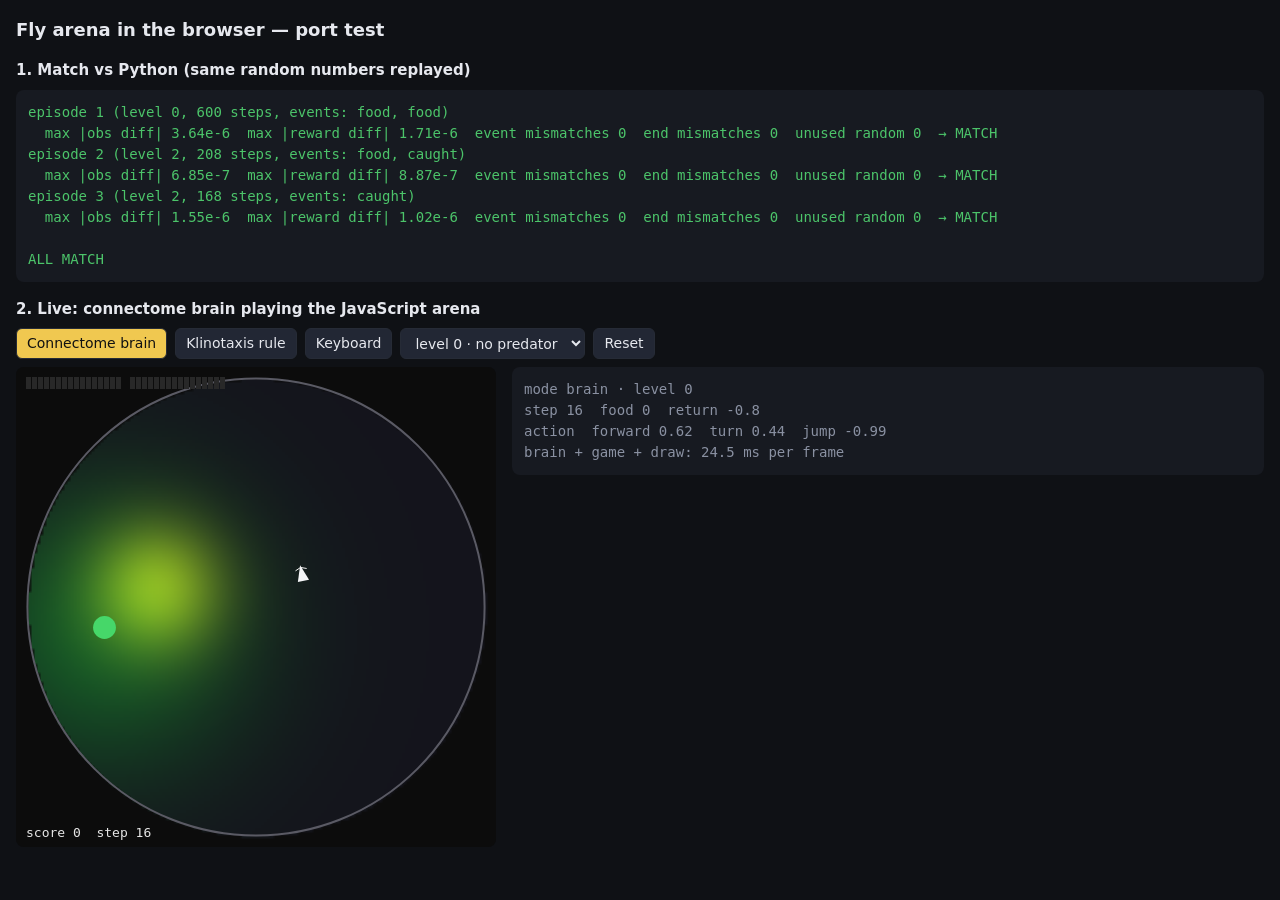
<file: test_arena.html>
<!doctype html>
<html lang="en">
<head>
  <meta charset="utf-8">
  <meta name="viewport" content="width=device-width, initial-scale=1">
  <title>Arena Port Test</title>
  <style>
    :root { --bg: #0f1115; --panel: #171a21; --text: #e6e8ee; --muted: #8a91a2; --ok: #4cc46a; --bad: #e05050; --accent: #f0c850; }
    body { margin: 0; padding: 16px; background: var(--bg); color: var(--text); font: 14px/1.5 "Segoe UI", system-ui, sans-serif; }
    h1 { font-size: 18px; margin: 0 0 8px; }
    h2 { font-size: 15px; margin: 16px 0 8px; }
    .row { display: flex; gap: 16px; flex-wrap: wrap; align-items: flex-start; }
    pre { background: var(--panel); padding: 12px; border-radius: 8px; white-space: pre-wrap; margin: 0; flex: 1; min-width: 280px; }
    .ok { color: var(--ok); } .bad { color: var(--bad); } .muted { color: var(--muted); }
    canvas { width: min(480px, 100%); aspect-ratio: 1; border-radius: 8px; background: #0b0d11; }
    button, select { background: #222734; color: var(--text); border: 1px solid #262b36; border-radius: 6px; padding: 4px 10px; font: inherit; cursor: pointer; }
    button.on { background: var(--accent); color: #111; }
    .controls { display: flex; gap: 8px; flex-wrap: wrap; margin-bottom: 8px; }
  </style>
</head>
<body>
  <h1>Fly arena in the browser — port test</h1>

  <h2>1. Match vs Python (same random numbers replayed)</h2>
  <pre id="log">running…</pre>

  <h2>2. Live: connectome brain playing the JavaScript arena</h2>
  <div class="controls">
    <button data-mode="brain" class="on">Connectome brain</button>
    <button data-mode="klino">Klinotaxis rule</button>
    <button data-mode="human">Keyboard</button>
    <select id="level"><option value="0">level 0 · no predator</option><option value="1">level 1</option><option value="2">level 2</option></select>
    <button id="reset">Reset</button>
  </div>
  <div class="row">
    <canvas id="view" width="480" height="480"></canvas>
    <pre id="live" class="muted">loading brain…</pre>
  </div>

  <script type="module">
    import { FlyArena, seededRng } from "./sim/arena.js";
    import { ArenaRenderer } from "./sim/arena_render.js";
    import { KlinotaxisPolicy } from "./sim/policies.js";
    import { FlyBrain } from "./sim/brain.js";

    // ---------- 1. Python과 비교 ----------
    const logEl = document.getElementById("log");
    const lines = [];
    const episodes = await fetch("data/arena_test.json").then((r) => r.json());
    let allPass = true;
    episodes.forEach((ep, e) => {
      const u = [...ep.uniform], nv = [...ep.normal];
      const env = new FlyArena({ level: ep.level, rng: { random: () => u.shift(), normal: () => nv.shift() } });
      let obs = env.reset();
      let maxObs = 0, maxRew = 0, eventMismatch = 0, termMismatch = 0;
      const cmp = (a, b) => a.forEach((x, i) => { maxObs = Math.max(maxObs, Math.abs(x - b[i])); });
      cmp(obs, ep.obs[0]);
      ep.action.forEach((a, t) => {
        const res = env.step(a);
        cmp(res.obs, ep.obs[t + 1]);
        maxRew = Math.max(maxRew, Math.abs(res.reward - ep.reward[t]));
        if (res.events.join() !== ep.events[t].join()) eventMismatch++;
        if (res.terminated !== ep.terminated[t]) termMismatch++;
      });
      const pass = maxObs < 1e-4 && maxRew < 1e-4 && !eventMismatch && !termMismatch && !u.length && !nv.length;
      allPass &&= pass;
      const evs = ep.events.flat();
      lines.push(`episode ${e + 1} (level ${ep.level}, ${ep.action.length} steps, events: ${evs.join(", ") || "none"})`);
      lines.push(`  max |obs diff| ${maxObs.toExponential(2)}  max |reward diff| ${maxRew.toExponential(2)}  ` +
                 `event mismatches ${eventMismatch}  end mismatches ${termMismatch}  unused random ${u.length + nv.length}  → ${pass ? "MATCH" : "MISMATCH"}`);
    });
    lines.push(allPass ? "\nALL MATCH" : "\nMISMATCH FOUND");
    logEl.textContent = lines.join("\n");
    logEl.classList.add(allPass ? "ok" : "bad");
    window.__arenaPass = allPass;

    // ---------- 2. 실시간 플레이 ----------
    const brain = await FlyBrain.load("data/");
    const env = new FlyArena({ level: 0, rng: seededRng(7) });
    const view = new ArenaRenderer(document.getElementById("view"));
    const klino = new KlinotaxisPolicy({ window: 6 });
    const keys = {};
    let mode = "brain", obs, total, stepMs = [];

    function reset() {
      obs = env.reset(); brain.reset(); klino.reset(); total = 0;
    }
    reset();
    document.querySelectorAll("[data-mode]").forEach((b) => b.onclick = () => {
      mode = b.dataset.mode;
      document.querySelectorAll("[data-mode]").forEach((x) => x.classList.toggle("on", x === b));
    });
    document.getElementById("level").onchange = (e) => { env.setLevel(+e.target.value); reset(); };
    document.getElementById("reset").onclick = reset;
    addEventListener("keydown", (e) => { keys[e.key] = 1; if (e.key.startsWith("Arrow") || e.key === " ") e.preventDefault(); });
    addEventListener("keyup", (e) => { keys[e.key] = 0; });

    setInterval(() => {
      const t = performance.now();
      brain.step(obs);                                  // 모든 모드에서 뇌는 같은 감각을 받음
      let action;
      if (mode === "brain") action = brain.action();
      else if (mode === "klino") action = klino.act(obs);
      else action = [(keys.ArrowUp || 0) - (keys.ArrowDown || 0), (keys.ArrowLeft || 0) - (keys.ArrowRight || 0), keys[" "] ? 1 : -1];
      const res = env.step(action);
      obs = res.obs; total += res.reward;
      view.draw(env);
      stepMs = [...stepMs, performance.now() - t].slice(-50);
      const avg = stepMs.reduce((a, b) => a + b) / stepMs.length;
      document.getElementById("live").textContent =
        `mode ${mode} · level ${env.level}\nstep ${env.steps}  food ${env.score}  return ${total.toFixed(1)}\n` +
        `action  forward ${action[0].toFixed(2)}  turn ${action[1].toFixed(2)}  jump ${action[2].toFixed(2)}\n` +
        `brain + game + draw: ${avg.toFixed(1)} ms per frame`;
      if (res.terminated || res.truncated) reset();
    }, 50);
  </script>
</body>
</html>
</file>
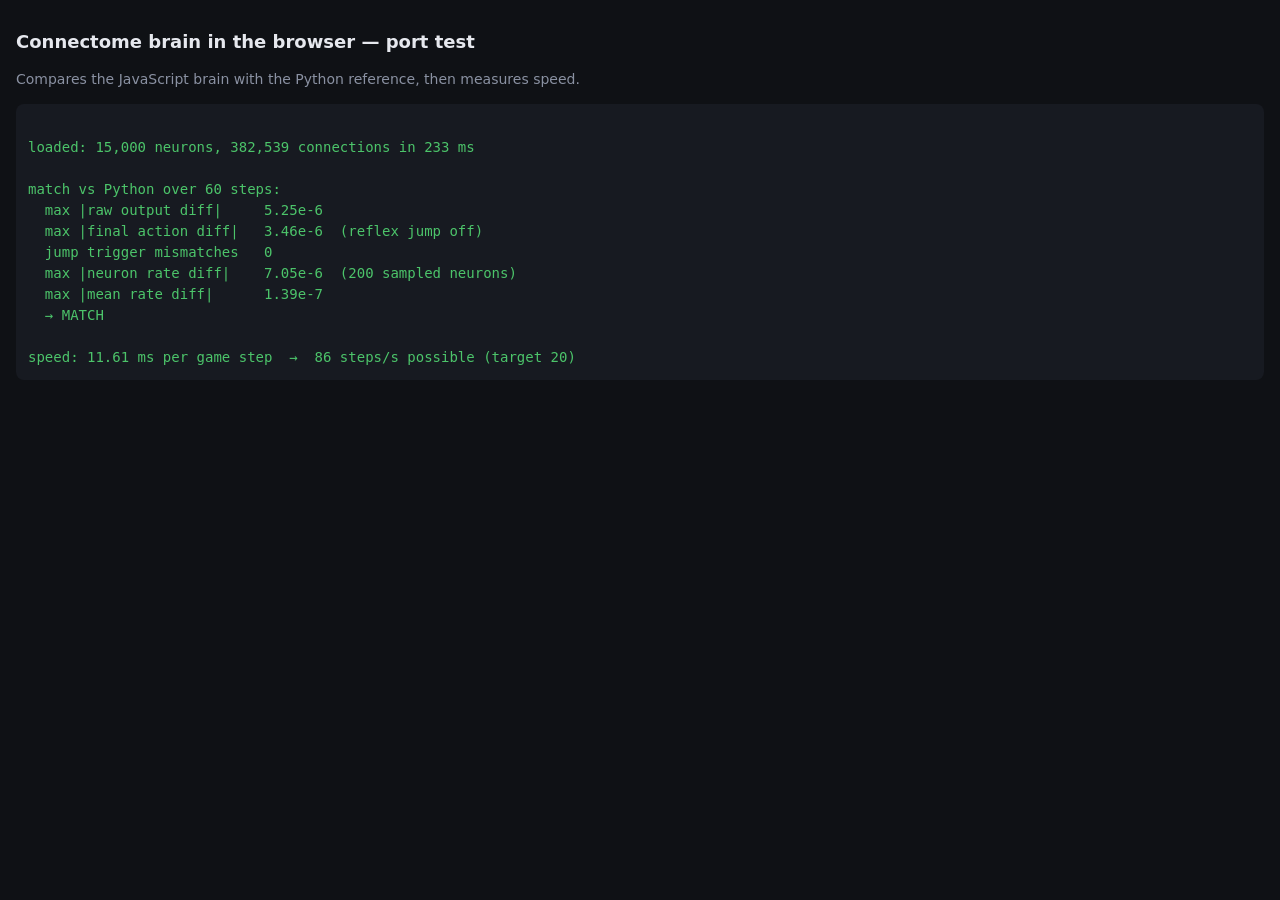
<file: test_brain.html>
<!doctype html>
<html lang="en">
<head>
  <meta charset="utf-8">
  <meta name="viewport" content="width=device-width, initial-scale=1">
  <title>Brain Port Test</title>
  <style>
    :root { --bg: #0f1115; --text: #e6e8ee; --muted: #8a91a2; --ok: #4cc46a; --bad: #e05050; }
    body { margin: 0; padding: 16px; background: var(--bg); color: var(--text); font: 14px/1.5 "Segoe UI", system-ui, sans-serif; }
    h1 { font-size: 18px; }
    pre { background: #171a21; padding: 12px; border-radius: 8px; white-space: pre-wrap; }
    .ok { color: var(--ok); } .bad { color: var(--bad); } .muted { color: var(--muted); }
  </style>
</head>
<body>
  <h1>Connectome brain in the browser — port test</h1>
  <p class="muted">Compares the JavaScript brain with the Python reference, then measures speed.</p>
  <pre id="log">loading…</pre>
  <script type="module">
    import { FlyBrain } from "./sim/brain.js";
    const log = (s) => { document.getElementById("log").textContent += "\n" + s; };
    document.getElementById("log").textContent = "";

    const t0 = performance.now();
    const brain = await FlyBrain.load("data/");
    log(`loaded: ${brain.n.toLocaleString()} neurons, ${brain.col.length.toLocaleString()} connections in ${(performance.now() - t0).toFixed(0)} ms`);

    // 1) Python 기준 결과와 비교
    const ref = await fetch("data/brain_test.json").then((r) => r.json());
    brain.reset();
    brain.gfJump = false;          // 반사 점프 끔 = Python 뇌와 같은 행동 규칙
    let maxOut = 0, maxAct = 0, maxRate = 0, maxMean = 0, jumpMismatch = 0;
    ref.obs.forEach((obs, t) => {
      const { out, rate } = brain.step(obs);
      ref.out[t].forEach((o, a) => { maxOut = Math.max(maxOut, Math.abs(o - out[a])); });
      // 최종 행동값: Python은 tanh(출력), 브라우저는 action(). 점프 발동(0.5 초과) 여부도 비교
      const act = brain.action();
      ref.out[t].forEach((o, a) => { maxAct = Math.max(maxAct, Math.abs(Math.tanh(o) - act[a])); });
      if ((Math.tanh(ref.out[t][2]) > 0.5) !== (act[2] > 0.5)) jumpMismatch++;
      ref.rate_sample_idx.forEach((idx, k) => { maxRate = Math.max(maxRate, Math.abs(ref.rate_sample[t][k] - rate[idx])); });
      let m = 0; for (let i = 0; i < brain.n; i++) m += rate[i];
      maxMean = Math.max(maxMean, Math.abs(m / brain.n - ref.rate_mean[t]));
    });
    const pass = maxOut < 1e-3 && maxAct < 1e-3 && maxRate < 1e-3 && jumpMismatch === 0;
    log(`\nmatch vs Python over ${ref.obs.length} steps:`);
    log(`  max |raw output diff|     ${maxOut.toExponential(2)}`);
    log(`  max |final action diff|   ${maxAct.toExponential(2)}  (reflex jump off)`);
    log(`  jump trigger mismatches   ${jumpMismatch}`);
    log(`  max |neuron rate diff|    ${maxRate.toExponential(2)}  (200 sampled neurons)`);
    log(`  max |mean rate diff|      ${maxMean.toExponential(2)}`);
    log(pass ? "  → MATCH" : "  → MISMATCH");
    document.getElementById("log").classList.add(pass ? "ok" : "bad");

    // 2) 속도
    const obs = ref.obs[10];
    for (let i = 0; i < 20; i++) brain.step(obs);   // 워밍업
    const N = 300, t1 = performance.now();
    for (let i = 0; i < N; i++) brain.step(obs);
    const ms = (performance.now() - t1) / N;
    log(`\nspeed: ${ms.toFixed(2)} ms per game step  →  ${(1000 / ms).toFixed(0)} steps/s possible (target 20)`);
    window.__result = { pass, maxOut, maxRate, ms };
  </script>
</body>
</html>
</file>
